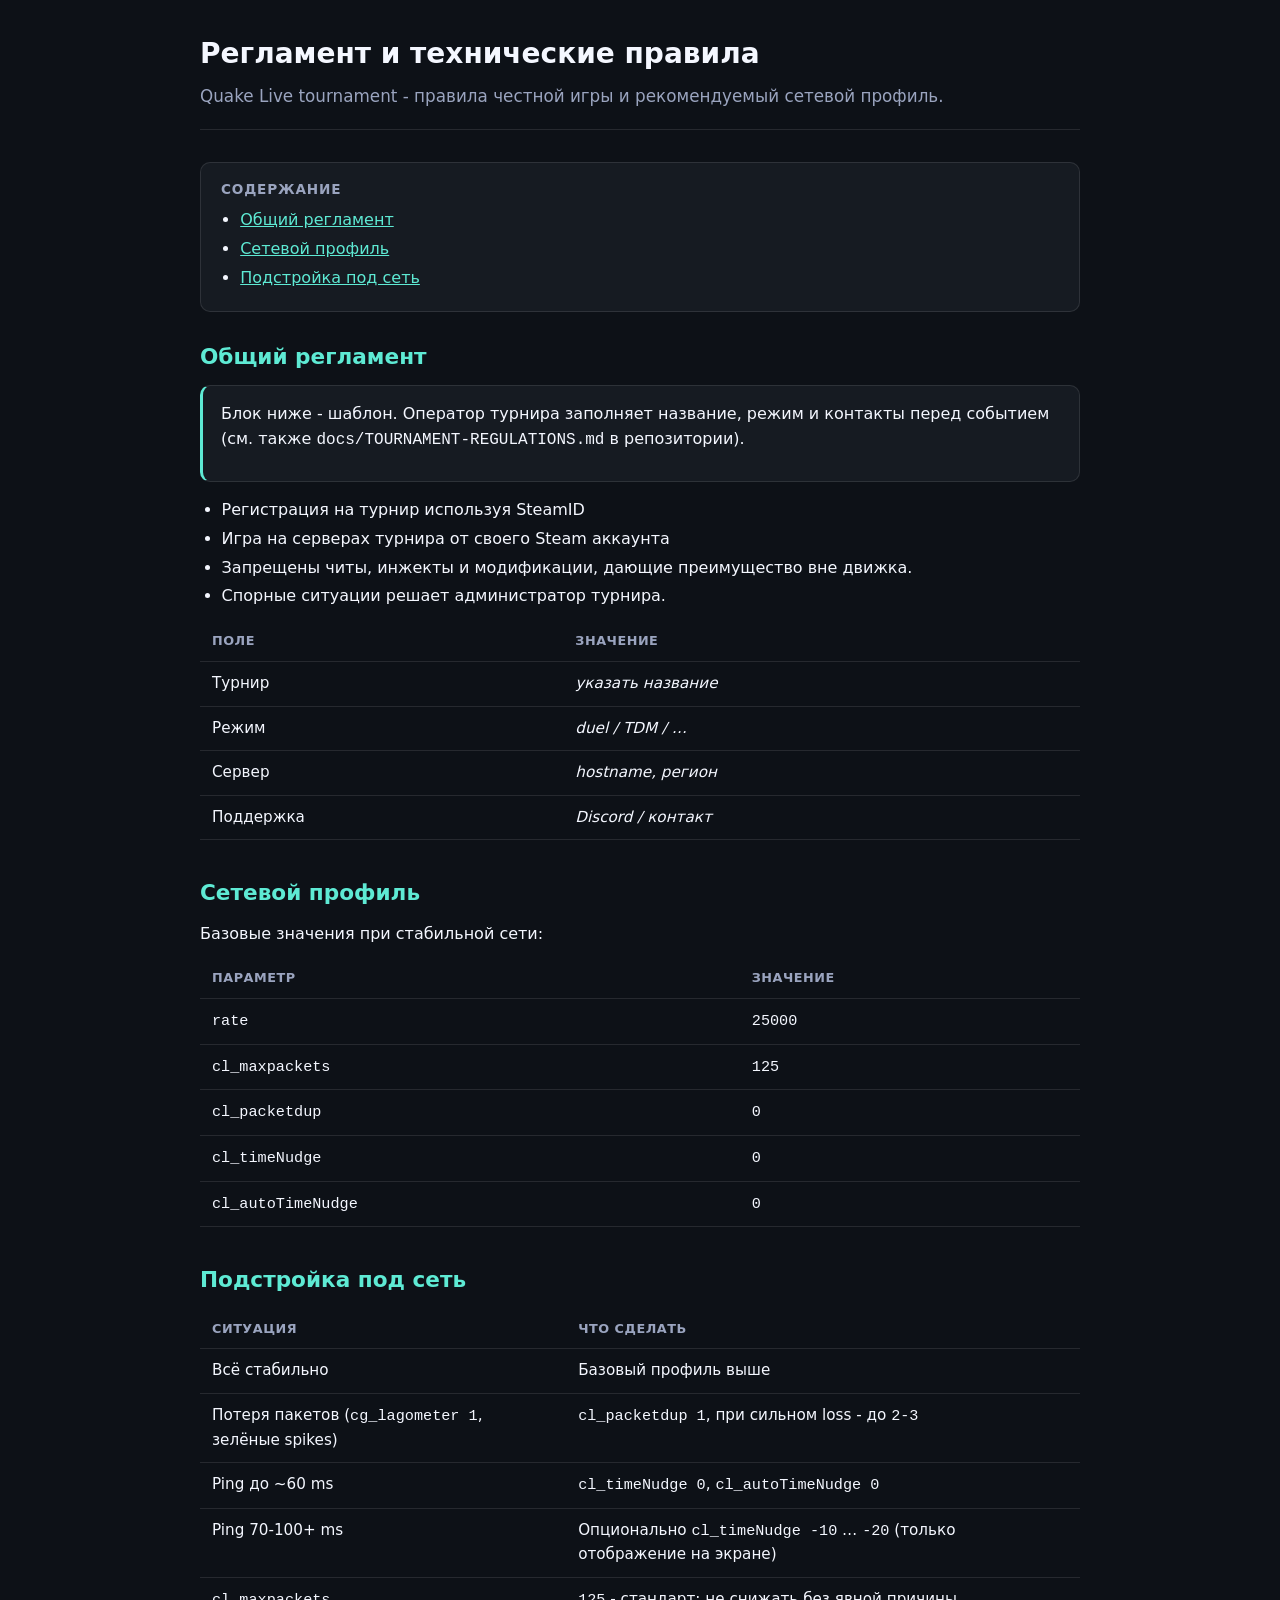
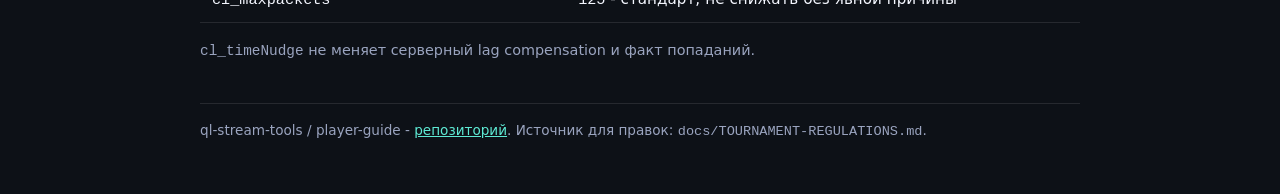
<file: player-guide/index.html>
<!DOCTYPE html>
<html lang="ru">
<head>
  <meta charset="utf-8">
  <meta name="viewport" content="width=device-width, initial-scale=1">
  <title>Quake Live - регламент и сетевые настройки</title>
  <link rel="stylesheet" href="guide.css">
</head>
<body>
  <div class="wrap">
    <header>
      <h1>Регламент и технические правила</h1>
      <p class="lead">
        Quake Live tournament - правила честной игры и рекомендуемый сетевой профиль.
      </p>
    </header>

    <nav class="toc" aria-label="Содержание">
      <strong>Содержание</strong>
      <ul>
        <li><a href="#rules">Общий регламент</a></li>
        <li><a href="#profile">Сетевой профиль</a></li>
        <li><a href="#tune">Подстройка под сеть</a></li>
      </ul>
    </nav>

    <section id="rules">
      <h2>Общий регламент</h2>
      <div class="panel panel-note">
        <p>
          Блок ниже - шаблон. Оператор турнира заполняет название, режим и контакты
          перед событием (см. также <code>docs/TOURNAMENT-REGULATIONS.md</code> в репозитории).
        </p>
      </div>
      <ul>
        <li>Регистрация на турнир используя SteamID</li>
        <li>Игра на серверах турнира от своего Steam аккаунта</li>
        <li>Запрещены читы, инжекты и модификации, дающие преимущество вне движка.</li>
        <li>Спорные ситуации решает администратор турнира.</li>
      </ul>
      <table>
        <thead>
          <tr>
            <th>Поле</th>
            <th>Значение</th>
          </tr>
        </thead>
        <tbody>
          <tr>
            <td>Турнир</td>
            <td><em>указать название</em></td>
          </tr>
          <tr>
            <td>Режим</td>
            <td><em>duel / TDM / …</em></td>
          </tr>
          <tr>
            <td>Сервер</td>
            <td><em>hostname, регион</em></td>
          </tr>
          <tr>
            <td>Поддержка</td>
            <td><em>Discord / контакт</em></td>
          </tr>
        </tbody>
      </table>
    </section>

    <section id="profile">
      <h2>Сетевой профиль</h2>
      <p>Базовые значения при стабильной сети:</p>
      <table>
        <thead>
          <tr>
            <th>Параметр</th>
            <th>Значение</th>
          </tr>
        </thead>
        <tbody>
          <tr>
            <td><code>rate</code></td>
            <td><code>25000</code></td>
          </tr>
          <tr>
            <td><code>cl_maxpackets</code></td>
            <td><code>125</code></td>
          </tr>
          <tr>
            <td><code>cl_packetdup</code></td>
            <td><code>0</code></td>
          </tr>
          <tr>
            <td><code>cl_timeNudge</code></td>
            <td><code>0</code></td>
          </tr>
          <tr>
            <td><code>cl_autoTimeNudge</code></td>
            <td><code>0</code></td>
          </tr>
        </tbody>
      </table>
    </section>

    <section id="tune">
      <h2>Подстройка под сеть</h2>
      <table>
        <thead>
          <tr>
            <th>Ситуация</th>
            <th>Что сделать</th>
          </tr>
        </thead>
        <tbody>
          <tr>
            <td>Всё стабильно</td>
            <td>Базовый профиль выше</td>
          </tr>
          <tr>
            <td>Потеря пакетов (<code>cg_lagometer 1</code>, зелёные spikes)</td>
            <td><code>cl_packetdup 1</code>, при сильном loss - до <code>2-3</code></td>
          </tr>
          <tr>
            <td>Ping до ~60 ms</td>
            <td><code>cl_timeNudge 0</code>, <code>cl_autoTimeNudge 0</code></td>
          </tr>
          <tr>
            <td>Ping 70-100+ ms</td>
            <td>Опционально <code>cl_timeNudge -10</code> … <code>-20</code> (только отображение на экране)</td>
          </tr>
          <tr>
            <td><code>cl_maxpackets</code></td>
            <td><code>125</code> - стандарт; не снижать без явной причины</td>
          </tr>
        </tbody>
      </table>
      <p class="muted-note">
        <code>cl_timeNudge</code> не меняет серверный lag compensation и факт попаданий.
      </p>
    </section>

    <footer>
      ql-stream-tools / player-guide -
      <a href="https://github.com/alexeytihomirov/ql-stream-tools">репозиторий</a>.
      Источник для правок: <code>docs/TOURNAMENT-REGULATIONS.md</code>.
    </footer>
  </div>
</body>
</html>
</file>
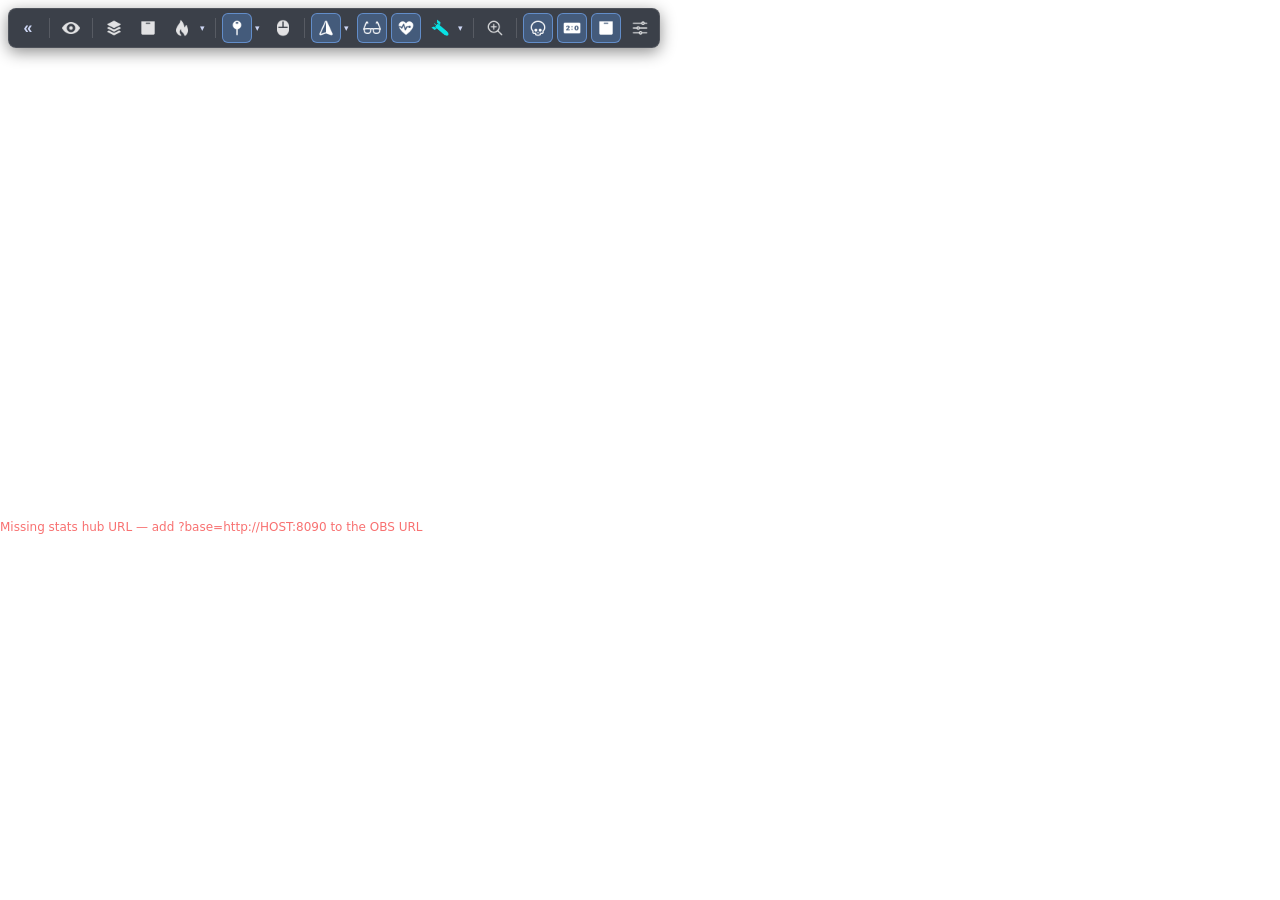
<file: live-overlay/map.html>
<!DOCTYPE html>
<html lang="en">
  <head>
    <meta charset="UTF-8" />
    <meta name="viewport" content="width=device-width, initial-scale=1.0" />
    <title>QL Live — Map</title>
    <link rel="stylesheet" href="overlay.css" />
    <script src="assets-bootstrap.js"></script>
  </head>
  <body class="overlay-body map-body">
    <div id="map-root"></div>
    <script src="settings-store.js"></script>
    <script src="ws-reconnect.js"></script>
    <script src="map-coords.js"></script>
    <script src="overlay.js"></script>
    <script src="map-debug.js"></script>
    <script src="version-badge.js"></script>
    <script src="map-spawns.js"></script>
    <script src="map-widget.js"></script>
    <script>
      // Standalone OBS page: config comes from the URL (qs falls back to
      // location.search when no override keys are supplied).
      MapWidget.mount(document.getElementById("map-root"));
    </script>
  </body>
</html>
</file>
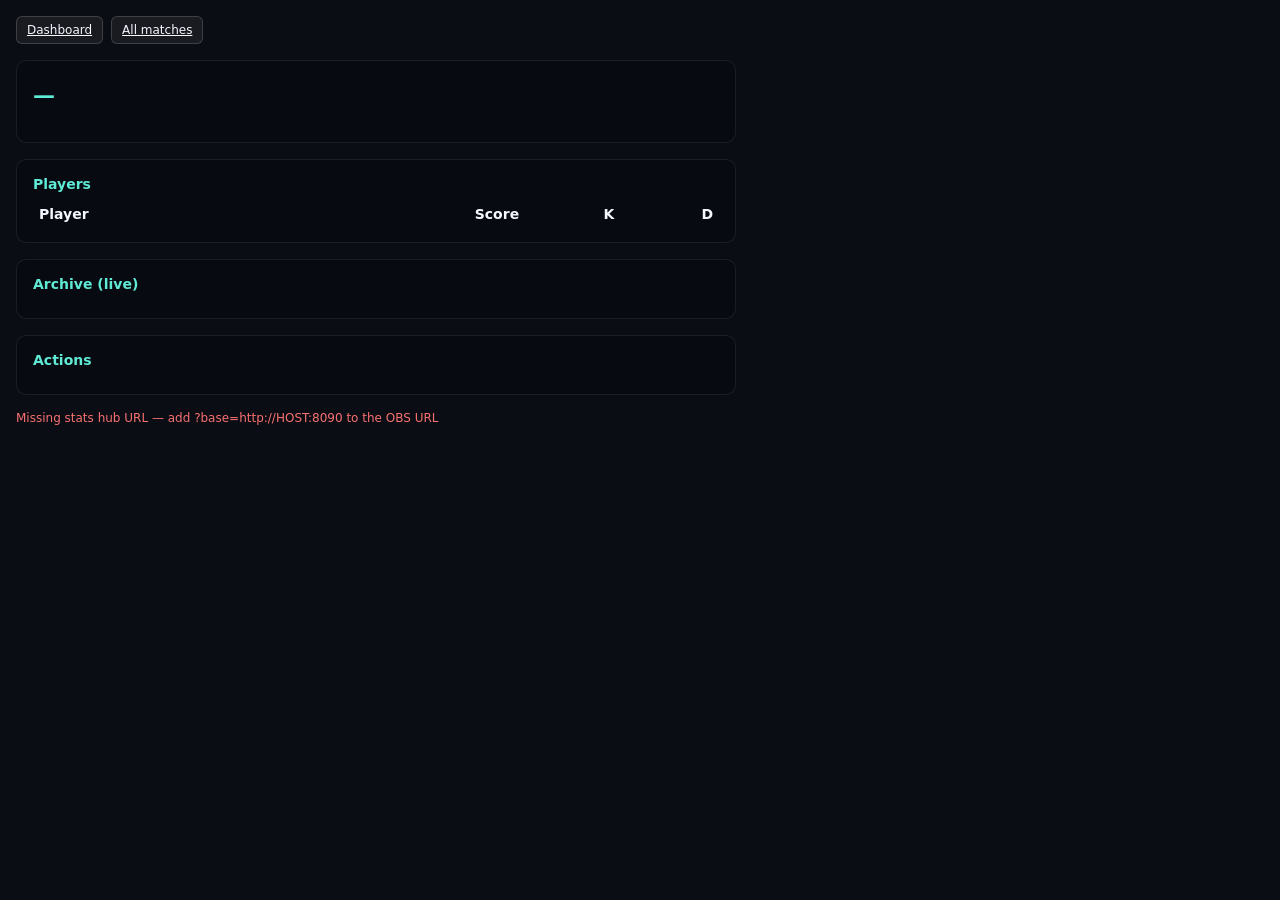
<file: live-overlay/match.html>
<!DOCTYPE html>
<html lang="en">
  <head>
    <meta charset="UTF-8" />
    <meta name="viewport" content="width=device-width, initial-scale=1.0" />
    <title>QL Live — Match</title>
    <link rel="stylesheet" href="overlay.css" />
  </head>
  <body class="overlay-body match-page-body">
    <div class="match-page">
      <nav class="match-page-nav">
        <a href="dashboard/index.html" id="match-link-control" class="overlay-btn overlay-btn-sm">Dashboard</a>
        <a href="matches.html?mode=operator" id="match-link-matches" class="overlay-btn overlay-btn-sm">All matches</a>
      </nav>
      <header id="match-page-header" class="match-page-header">
        <p class="match-page-tournament" id="match-tournament"></p>
        <h1 id="match-page-title" class="match-page-title">—</h1>
        <p id="match-page-meta" class="match-page-meta"></p>
        <p id="match-page-connect" class="match-page-connect hidden"></p>
        <div class="match-page-status-row">
          <span id="match-page-status" class="match-status-badge"></span>
          <span id="match-page-clock" class="match-clock hidden"></span>
        </div>
      </header>
      <section class="match-page-section">
        <h2 id="match-players-heading">Players</h2>
        <table class="match-page-table">
          <thead>
            <tr>
              <th>Player</th>
              <th>Score</th>
              <th>K</th>
              <th>D</th>
            </tr>
          </thead>
          <tbody id="match-players-body"></tbody>
        </table>
      </section>
      <section class="match-page-section">
        <h2 id="match-archive-heading">Archive (live)</h2>
        <div id="match-archive-accuracy" class="match-archive-accuracy"></div>
        <ul id="match-archive-events" class="match-archive-events"></ul>
      </section>
      <section class="match-page-section">
        <h2 id="match-actions-heading">Actions</h2>
        <div id="match-page-actions" class="match-page-actions"></div>
      </section>
    </div>
    <div id="status" class="status match-page-status"></div>
    <script src="i18n-core.js"></script>
    <script src="settings-store.js"></script>
    <script src="ws-reconnect.js"></script>
    <script src="operator-i18n.js"></script>
    <script src="overlay.js"></script>
    <script src="version-badge.js"></script>
    <script>
      OverlayApp.initMatchPage();
    </script>
  </body>
</html>
</file>
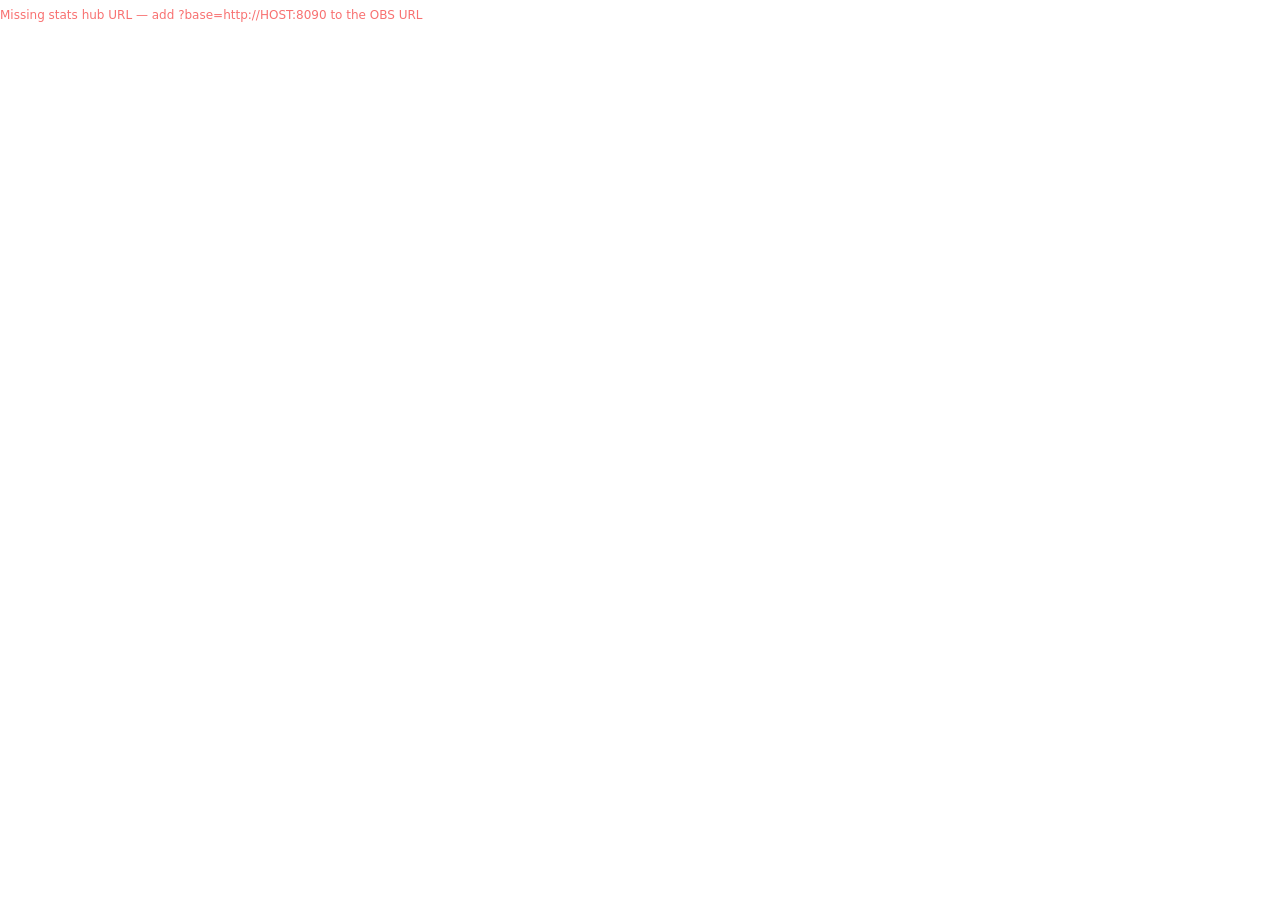
<file: live-overlay/matches.html>
<!DOCTYPE html>
<html lang="en">
  <head>
    <meta charset="UTF-8" />
    <meta name="viewport" content="width=device-width, initial-scale=1.0" />
    <title>QL Live — Matches</title>
    <link rel="stylesheet" href="overlay.css" />
  </head>
  <body class="overlay-body matches-body">
    <div id="matches-operator" class="matches-operator hidden">
      <div class="matches-operator-row">
        <label class="matches-operator-field">
          <span id="lbl-filter-status">Status</span>
          <select id="matches-filter-status">
            <option value="all">All</option>
            <option value="live">Live</option>
            <option value="ended">Ended</option>
          </select>
        </label>
        <label class="matches-operator-field">
          <span id="lbl-filter-gametype">Gametype</span>
          <select id="matches-filter-gametype">
            <option value="">Any</option>
          </select>
        </label>
        <label class="matches-operator-field">
          <span id="lbl-layout">Layout</span>
          <select id="matches-layout">
            <option value="cards">Cards</option>
            <option value="compact">Compact</option>
          </select>
        </label>
        <a href="control/index.html" id="matches-link-control" class="overlay-btn overlay-btn-sm">Control</a>
      </div>
    </div>
    <div id="match-list" class="match-list"></div>
    <div id="status" class="status"></div>
    <script src="i18n-core.js"></script>
    <script src="settings-store.js"></script>
    <script src="ws-reconnect.js"></script>
    <script src="operator-i18n.js"></script>
    <script src="overlay.js"></script>
    <script src="version-badge.js"></script>
    <script>
      OverlayApp.initMatchList();
    </script>
  </body>
</html>
</file>
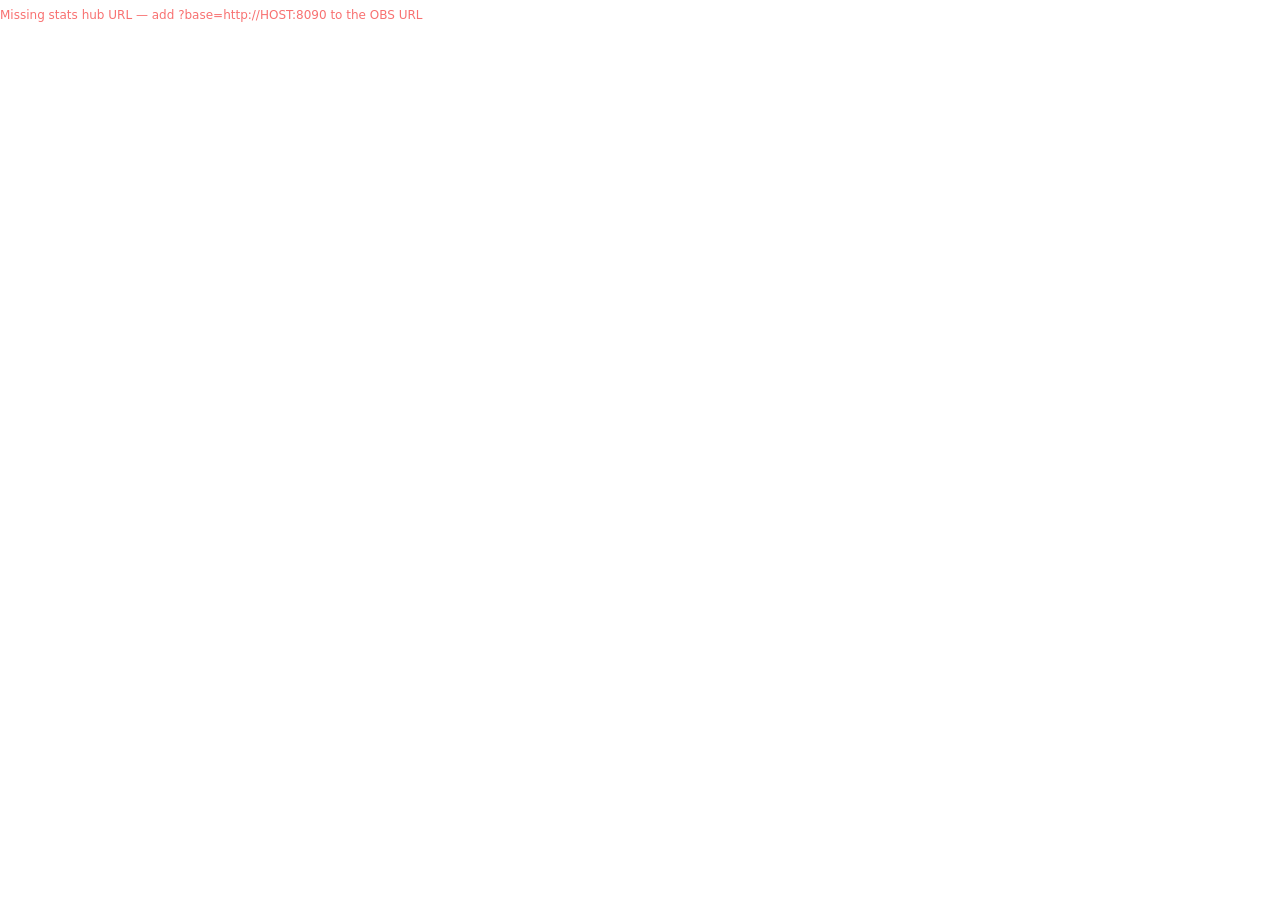
<file: live-overlay/scoreboard.html>
<!DOCTYPE html>
<html lang="en">
  <head>
    <meta charset="UTF-8" />
    <meta name="viewport" content="width=device-width, initial-scale=1.0" />
    <title>QL Live — Scoreboard</title>
    <link rel="stylesheet" href="overlay.css" />
  </head>
  <body class="overlay-body">
    <div id="scoreboard" class="scoreboard hidden">
      <div class="scoreboard-header">
        <span id="match-title">Live match</span>
        <span id="match-clock" class="match-clock hidden"></span>
        <span id="match-meta"></span>
      </div>
      <table>
        <thead>
          <tr>
            <th>Player</th>
            <th>Score</th>
            <th>K</th>
            <th>D</th>
          </tr>
        </thead>
        <tbody id="players-body"></tbody>
      </table>
    </div>
    <div id="status" class="status"></div>
    <script src="settings-store.js"></script>
    <script src="ws-reconnect.js"></script>
    <script src="overlay.js"></script>
    <script src="version-badge.js"></script>
    <script>
      OverlayApp.initScoreboard();
    </script>
  </body>
</html>
</file>
<file: player-guide/guide.css>
:root {
  --bg: #0d1117;
  --panel: #161b22;
  --text: #f4f7ff;
  --muted: #9aa4bf;
  --accent: #5eead4;
  --ok: #3fb950;
  --warn: #d29922;
  --bad: #f85149;
  --border: rgba(255, 255, 255, 0.1);
  --code-bg: #0a0e14;
}

* {
  box-sizing: border-box;
}

html {
  scroll-behavior: smooth;
}

body {
  margin: 0;
  font-family: "Segoe UI", system-ui, sans-serif;
  font-size: 16px;
  line-height: 1.55;
  color: var(--text);
  background: var(--bg);
}

a {
  color: var(--accent);
}

.wrap {
  max-width: 920px;
  margin: 0 auto;
  padding: 32px 20px 64px;
}

header {
  margin-bottom: 32px;
  padding-bottom: 20px;
  border-bottom: 1px solid var(--border);
}

h1 {
  margin: 0 0 8px;
  font-size: 1.75rem;
  font-weight: 700;
}

.lead {
  margin: 0;
  color: var(--muted);
  font-size: 1.05rem;
}

nav.toc {
  margin-bottom: 28px;
  padding: 16px 20px;
  background: var(--panel);
  border: 1px solid var(--border);
  border-radius: 10px;
}

nav.toc strong {
  display: block;
  margin-bottom: 8px;
  font-size: 0.85rem;
  text-transform: uppercase;
  letter-spacing: 0.06em;
  color: var(--muted);
}

nav.toc ul {
  margin: 0;
  padding-left: 1.2rem;
}

nav.toc li {
  margin: 4px 0;
}

section {
  margin-bottom: 36px;
}

h2 {
  margin: 0 0 12px;
  font-size: 1.35rem;
  color: var(--accent);
}

h3 {
  margin: 20px 0 8px;
  font-size: 1.05rem;
}

p {
  margin: 0 0 12px;
}

ul,
ol {
  margin: 0 0 12px;
  padding-left: 1.35rem;
}

li {
  margin: 4px 0;
}

.panel {
  padding: 16px 18px;
  background: var(--panel);
  border: 1px solid var(--border);
  border-radius: 10px;
  margin-bottom: 16px;
}

.panel-note {
  border-left: 3px solid var(--accent);
}

.panel-warn {
  border-left: 3px solid var(--warn);
}

table {
  width: 100%;
  border-collapse: collapse;
  font-size: 0.95rem;
  margin-bottom: 16px;
}

th,
td {
  padding: 10px 12px;
  text-align: left;
  border-bottom: 1px solid var(--border);
  vertical-align: top;
}

th {
  color: var(--muted);
  font-weight: 600;
  font-size: 0.8rem;
  text-transform: uppercase;
  letter-spacing: 0.04em;
}

.tag {
  display: inline-block;
  padding: 2px 8px;
  border-radius: 4px;
  font-size: 0.75rem;
  font-weight: 600;
  text-transform: uppercase;
  letter-spacing: 0.04em;
}

.tag-ok {
  background: rgba(63, 185, 80, 0.2);
  color: var(--ok);
}

.tag-display {
  background: rgba(94, 234, 212, 0.15);
  color: var(--accent);
}

.tag-no {
  background: rgba(248, 81, 73, 0.15);
  color: var(--bad);
}

.tag-server {
  background: rgba(210, 153, 34, 0.2);
  color: var(--warn);
}

pre.cmd {
  margin: 0 0 16px;
  padding: 14px 16px;
  background: var(--code-bg);
  border: 1px solid var(--border);
  border-radius: 8px;
  font-family: Consolas, "Courier New", monospace;
  font-size: 0.9rem;
  line-height: 1.45;
  overflow-x: auto;
  white-space: pre;
  color: #e6edf3;
}

.muted-note {
  margin: 12px 0 0;
  font-size: 0.9rem;
  color: var(--muted);
}

footer {
  margin-top: 40px;
  padding-top: 16px;
  border-top: 1px solid var(--border);
  font-size: 0.85rem;
  color: var(--muted);
}

@media (max-width: 640px) {
  th,
  td {
    display: block;
    width: 100%;
    border-bottom: none;
    padding: 6px 0;
  }

  tr {
    display: block;
    padding: 12px 0;
    border-bottom: 1px solid var(--border);
  }

  thead {
    display: none;
  }
}
</file>
<file: live-overlay/overlay.css>
:root {
  --bg: rgba(8, 10, 18, 0.82);
  --text: #f4f7ff;
  --accent: #5eead4;
  --muted: #9aa4bf;
}

* {
  box-sizing: border-box;
}

body.overlay-body {
  margin: 0;
  font-family: "Segoe UI", system-ui, sans-serif;
  color: var(--text);
  background: transparent;
}

.hidden {
  display: none !important;
}

.scoreboard {
  min-width: 320px;
  padding: 12px 16px;
  border-radius: 10px;
  background: var(--bg);
  border: 1px solid rgba(255, 255, 255, 0.08);
}

.scoreboard-header {
  display: flex;
  flex-wrap: wrap;
  align-items: center;
  justify-content: space-between;
  gap: 8px 12px;
  margin-bottom: 8px;
  font-size: 14px;
}

#match-title {
  font-weight: 700;
  color: var(--accent);
}

#match-meta {
  color: var(--muted);
}

table {
  width: 100%;
  border-collapse: collapse;
  font-size: 14px;
}

th,
td {
  padding: 4px 6px;
  text-align: left;
}

th:last-child,
td:last-child,
th:nth-child(3),
td:nth-child(3),
th:nth-child(2),
td:nth-child(2) {
  text-align: right;
}

.match-list {
  display: grid;
  gap: 8px;
  max-width: 420px;
}

.match-card {
  padding: 10px 12px;
  border-radius: 8px;
  background: var(--bg);
  border: 1px solid rgba(255, 255, 255, 0.08);
}

.match-card h3 {
  margin: 0 0 4px;
  font-size: 15px;
}

.match-card p {
  margin: 0;
  color: var(--muted);
  font-size: 13px;
}

.match-card-id {
  margin-top: 6px !important;
  font-size: 11px !important;
  font-family: ui-monospace, monospace;
  word-break: break-all;
}

.match-card-actions {
  display: flex;
  flex-wrap: wrap;
  gap: 6px;
  margin-top: 10px;
}

.overlay-btn {
  padding: 6px 10px;
  border-radius: 6px;
  border: 1px solid rgba(255, 255, 255, 0.16);
  background: rgba(255, 255, 255, 0.06);
  color: var(--text);
  font-size: 12px;
  cursor: pointer;
}

.overlay-btn:hover {
  border-color: var(--accent);
  color: var(--accent);
}

.overlay-btn-primary {
  background: rgba(94, 234, 212, 0.12);
  border-color: rgba(94, 234, 212, 0.35);
}

.viewer-body {
  padding: 16px;
  background: #0b0d14;
  min-height: 100vh;
}

.viewer-panel {
  max-width: 480px;
  padding: 16px;
  border-radius: 10px;
  background: var(--bg);
  border: 1px solid rgba(255, 255, 255, 0.08);
}

.viewer-title {
  margin: 0 0 8px;
  font-size: 18px;
  color: var(--accent);
}

.viewer-hint,
.viewer-obs-hint {
  margin: 0 0 12px;
  font-size: 13px;
  color: var(--muted);
  line-height: 1.45;
}

.viewer-field {
  display: flex;
  flex-direction: column;
  gap: 6px;
  margin-bottom: 12px;
  font-size: 13px;
}

.viewer-field select {
  padding: 8px 10px;
  border-radius: 6px;
  border: 1px solid rgba(255, 255, 255, 0.12);
  background: #111522;
  color: var(--text);
}

.viewer-actions {
  display: flex;
  flex-direction: column;
  gap: 8px;
}

.viewer-actions .overlay-btn {
  width: 100%;
  text-align: left;
  font-size: 14px;
  padding: 10px 12px;
}

.map-stage {
  display: flex;
  flex-direction: column;
  align-items: flex-start;
  gap: 8px;
}

.map-stage-frame {
  position: relative;
  display: inline-block;
  flex: 0 0 auto;
  line-height: 0;
}

.map-zoom-host {
  flex: 0 0 auto;
  width: 512px;
  height: 512px;
  overflow: hidden;
  position: relative;
  /* width/height updated by applyMapZoom() when mapZoomPercent != 100 */
}

.map-page-overlays {
  position: fixed;
  inset: 0;
  z-index: 100;
  pointer-events: none;
  overflow: hidden;
}

.map-wrap {
  position: relative;
  width: 512px;
  height: 512px;
  transform-origin: top left;
  will-change: transform;
}

.map-chrome {
  position: absolute;
  inset: 0;
  z-index: 1;
  pointer-events: none;
  display: block;
  overflow: hidden;
}

.map-chrome-actions {
  position: absolute;
  top: 8px;
  right: 8px;
  z-index: 14;
  display: flex;
  flex-wrap: wrap;
  gap: 6px;
  pointer-events: auto;
}

.map-chrome-stack {
  position: absolute;
  top: 8px;
  left: 8px;
  z-index: 14;
  display: flex;
  flex-direction: column;
  align-items: flex-start;
  gap: 6px;
  pointer-events: none;
  max-width: min(280px, 58%);
  max-height: calc(100% - 16px);
  min-height: 0;
}

.map-chrome-stack .map-toolbar {
  position: relative;
  top: auto;
  left: auto;
  pointer-events: auto;
}

.map-chrome-stack .map-killfeed {
  position: relative;
  top: auto;
  left: auto;
  z-index: 13;
  flex: 1 1 auto;
  min-height: 0;
  max-width: 100%;
  overflow: hidden;
}

.map-killfeed {
  display: flex;
  flex-direction: column;
  gap: 4px;
  pointer-events: none;
}

.map-killfeed.hidden {
  display: none;
}

.map-score {
  position: absolute;
  top: 8px;
  right: 8px;
  z-index: 15;
  pointer-events: none;
  max-width: min(360px, 62%);
}

.map-score.hidden {
  display: none;
}

.map-score-duel {
  display: grid;
  grid-template-columns: 1fr auto 1fr;
  align-items: center;
  gap: 8px 10px;
  padding: 8px 12px;
  border-radius: 8px;
  background: rgba(12, 10, 9, 0.86);
  border: 1px solid rgba(255, 255, 255, 0.1);
  box-shadow: 0 4px 16px rgba(0, 0, 0, 0.45);
  backdrop-filter: blur(6px);
}

.map-score-name {
  font-size: 12px;
  font-weight: 700;
  line-height: 1.2;
  overflow: hidden;
  text-overflow: ellipsis;
  white-space: nowrap;
  color: #e7e5e4;
  text-shadow: 0 1px 2px rgba(0, 0, 0, 0.6);
}

.map-score-left {
  text-align: right;
}

.map-score-right {
  text-align: left;
}

.map-score-mid {
  font-size: 18px;
  font-weight: 800;
  font-variant-numeric: tabular-nums;
  color: var(--accent);
  white-space: nowrap;
}

.map-score-list {
  display: flex;
  flex-direction: column;
  gap: 4px;
  padding: 6px 8px;
  border-radius: 8px;
  background: rgba(12, 10, 9, 0.86);
  border: 1px solid rgba(255, 255, 255, 0.1);
  box-shadow: 0 4px 16px rgba(0, 0, 0, 0.45);
}

.map-score-row {
  display: flex;
  align-items: center;
  justify-content: space-between;
  gap: 10px;
  font-size: 12px;
  line-height: 1.25;
}

.map-score-val {
  font-weight: 800;
  font-variant-numeric: tabular-nums;
  color: var(--accent);
}

#map-players {
  position: absolute;
  inset: 0;
  z-index: 5;
  pointer-events: none;
}

.map-contour-layer {
  position: absolute;
  inset: 0;
  z-index: 3;
  width: 100%;
  height: 100%;
  pointer-events: none;
}

.map-contour-layer.hidden {
  display: none;
}

.map-wrap.map-contour-hide-image #map-image {
  opacity: 0;
}

.map-wrap.map-contour-hide-image {
  background:
    repeating-conic-gradient(rgba(255, 255, 255, 0.04) 0% 25%, transparent 0% 50%) 50% / 16px 16px,
    #111;
}

.map-heatmap-layer {
  position: absolute;
  inset: 0;
  z-index: 4;
  width: 100%;
  height: 100%;
  pointer-events: none;
}

.map-heatmap-layer.hidden {
  display: none;
}

.map-calib {
  position: absolute;
  inset: 0;
  z-index: 6;
  pointer-events: none;
}

.map-calib-box {
  position: absolute;
  box-sizing: border-box;
  border: 1px solid rgba(56, 189, 248, 0.45);
  background: transparent;
  box-shadow: inset 0 0 0 1px rgba(0, 0, 0, 0.2);
}

.map-calib-grid {
  position: absolute;
  inset: 0;
  width: 100%;
  height: 100%;
  pointer-events: none;
}

.map-grid-line {
  stroke: rgba(94, 234, 212, 0.55);
  stroke-width: 1;
}

.map-calib-move {
  position: absolute;
  inset: 0;
  cursor: move;
  pointer-events: auto;
  background: rgba(56, 189, 248, 0.03);
}

.dbg-span-y-row.hidden {
  display: none;
}

.dbg-accent {
  color: #38bdf8;
  font-weight: 600;
}

.map-layout {
  display: flex;
  flex-wrap: wrap;
  gap: 16px;
  align-items: flex-start;
}

/* "Fullscreen" is a CSS overlay (position:fixed, covers the browser's own
   viewport/tab, not the real Fullscreen API - see map-widget.js setFullscreen)
   so it plays nicely with OBS/streaming setups and needs no permission
   round-trip. z-index is the highest in the app on purpose: this must sit
   above literally everything else on the dashboard page.
   applyFit() (map-widget.js) scales .map-layout via zoom to contain-fit the
   viewport on both axes; absolute-position + translate centers the (now
   natural-size times zoom) box within it - more reliable across browsers
   than flex centering next to a position:fixed sibling (#map-page-overlays),
   which isn't a flex participant but some engines' centering math can still
   end up skewed by it. */
.map-widget-root.map-widget-maximized {
  position: fixed;
  inset: 0;
  z-index: 2147483647;
  background: #05070c;
}

.map-widget-root.map-widget-maximized .map-layout {
  position: absolute;
  top: 50%;
  left: 50%;
  transform: translate(-50%, -50%);
}

.map-fullscreen-btn {
  position: absolute;
  right: 16px;
  bottom: 16px;
  z-index: 15;
  width: 36px;
  height: 36px;
  display: inline-flex;
  align-items: center;
  justify-content: center;
  padding: 0;
  border: 1px solid rgba(255, 255, 255, 0.14);
  border-radius: 8px;
  background: rgba(17, 22, 34, 0.82);
  color: #eef2ff;
  box-shadow: 0 4px 16px rgba(0, 0, 0, 0.45);
  backdrop-filter: blur(6px);
  cursor: pointer;
  opacity: 0;
  pointer-events: none;
  transition: opacity 0.15s ease;
}

.map-widget-root.map-fs-chrome-visible .map-fullscreen-btn {
  opacity: 1;
  pointer-events: auto;
}

/* Replay bar (play/scrub/speed): in maximized mode it's pulled out of
   .map-main's normal in-flow stack (where it would just render as a strip
   below the map square, always taking up layout space) and floated as a
   fixed overlay centered at the bottom of the screen, like a video
   player's control bar - it only auto-hides while actually in fullscreen,
   mousemove reveals it via the same idle timer as the fullscreen button;
   the embedded/standalone view leaves it in its normal always-shown flow
   position. No :not(.hidden) guard needed: if the bar is display:none
   (standalone, no replay active) opacity is moot; if dashboard.css
   force-shows it (embedded + fullscreen) this layers the fade on top. */
.map-widget-root.map-widget-maximized #map-replay-bar {
  position: fixed;
  left: 50%;
  bottom: 16px;
  transform: translateX(-50%);
  z-index: 101;
  max-width: min(90vw, 640px);
  margin: 0;
  opacity: 0;
  pointer-events: none;
  transition: opacity 0.15s ease;
}

.map-widget-root.map-widget-maximized.map-fs-chrome-visible #map-replay-bar {
  opacity: 1;
  pointer-events: auto;
}

/* Compact "video player" look for the floating bar specifically - the
   standalone OBS page keeps the roomier default styling above (operators
   there have room and want the record/segment controls legible). */
.map-widget-root.map-widget-maximized #map-replay-bar {
  width: min(80vw, 900px);
  max-width: min(80vw, 900px);
  gap: 8px;
  padding: 4px 10px;
  border-radius: 6px;
  background: rgba(10, 14, 22, 0.6);
  border-color: rgba(148, 163, 184, 0.18);
  backdrop-filter: blur(4px);
}

.map-widget-root.map-widget-maximized .map-replay-playback {
  gap: 8px;
  min-width: 0;
}

.map-widget-root.map-widget-maximized .map-replay-play {
  width: 26px;
  height: 26px;
  border: none;
  background: transparent;
}

.map-widget-root.map-widget-maximized .map-replay-play svg {
  width: 16px;
  height: 16px;
}

.map-widget-root.map-widget-maximized .map-replay-scrub-wrap {
  padding-top: 8px;
}

.map-widget-root.map-widget-maximized .map-replay-time {
  font-size: 11px;
  min-width: 72px;
}

.map-widget-root.map-widget-maximized .map-replay-speed {
  padding: 2px 4px;
  font-size: 11px;
  background: transparent;
  border-color: rgba(148, 163, 184, 0.25);
}

.map-fullscreen-btn svg {
  width: 18px;
  height: 18px;
}

.map-fullscreen-btn .map-fullscreen-icon-exit {
  display: none;
}

.map-fullscreen-btn[aria-pressed="true"] .map-fullscreen-icon-enter {
  display: none;
}

.map-fullscreen-btn[aria-pressed="true"] .map-fullscreen-icon-exit {
  display: inline-flex;
}

.map-main {
  flex: 0 0 auto;
}

.map-debug-mode .map-debug {
  display: block;
}

body.map-body.map-debug-mode {
  padding: 16px;
  min-height: 100vh;
  background: #0b0d14;
  color: #eef2ff;
}

.map-debug {
  flex: 1 1 320px;
  max-width: 420px;
  min-width: 280px;
  background: #151b28;
  color: #eef2ff;
  border: 1px solid rgba(255, 255, 255, 0.14);
  border-radius: 10px;
  padding: 12px 14px;
  font-size: 12px;
  line-height: 1.45;
  max-height: 90vh;
  overflow: auto;
  box-shadow: 0 8px 24px rgba(0, 0, 0, 0.35);
}

.map-debug-head h2 {
  margin: 0 0 4px;
  font-size: 15px;
  color: #f8fbff;
}

.map-debug-hint {
  margin: 0 0 8px;
  color: #b8c4dc;
}

.map-debug-hint code {
  color: #5eead4;
  background: rgba(94, 234, 212, 0.1);
  padding: 1px 5px;
  border-radius: 4px;
}

.map-debug-section {
  margin-top: 12px;
  padding-top: 10px;
  border-top: 1px solid rgba(255, 255, 255, 0.1);
}

.map-debug-section h3 {
  margin: 0 0 8px;
  font-size: 12px;
  text-transform: uppercase;
  letter-spacing: 0.04em;
  color: #c9d4ea;
  font-weight: 600;
}

.dbg-meta {
  color: #eef2ff;
}

.dbg-meta > div {
  margin-bottom: 4px;
}

.dbg-meta b {
  color: #9fb0cf;
  font-weight: 600;
}

.dbg-grid {
  display: grid;
  grid-template-columns: 1fr 1fr;
  gap: 8px;
}

.dbg-image-grid {
  margin-top: 10px;
}

.dbg-bounds {
  display: flex;
  flex-direction: column;
  gap: 10px;
}

.dbg-bound-row {
  display: flex;
  flex-direction: column;
  gap: 4px;
}

.dbg-bound-top {
  display: flex;
  align-items: center;
  justify-content: space-between;
  gap: 8px;
}

.dbg-bound-label {
  color: #d5deef;
  font-size: 11px;
  font-weight: 600;
}

.dbg-num {
  width: 108px;
  box-sizing: border-box;
  padding: 5px 8px;
  border-radius: 6px;
  border: 1px solid rgba(255, 255, 255, 0.22);
  background: #0d111a;
  color: #f8fbff;
  font-family: ui-monospace, Consolas, monospace;
  font-size: 12px;
  text-align: right;
}

.dbg-range {
  width: 100%;
  height: 18px;
  margin: 0;
  accent-color: #f97316;
  cursor: pointer;
}

.dbg-slider-tools {
  margin-top: 10px;
  display: flex;
  flex-direction: column;
  gap: 8px;
}

.dbg-slider-range-meta {
  color: #b8c4dc;
  font-size: 11px;
}

.dbg-slider-presets {
  display: flex;
  flex-wrap: wrap;
  gap: 6px;
}

.dbg-preset {
  padding: 4px 8px !important;
  font-size: 11px !important;
}

.dbg-grid label {
  display: flex;
  flex-direction: column;
  gap: 4px;
  color: #d5deef;
  font-weight: 600;
}

.dbg-grid input {
  width: 100%;
  box-sizing: border-box;
  padding: 6px 8px;
  border-radius: 6px;
  border: 1px solid rgba(255, 255, 255, 0.22);
  background: #0d111a;
  color: #f8fbff;
  font-family: ui-monospace, Consolas, monospace;
  font-size: 12px;
}

.dbg-toggle {
  display: flex;
  align-items: center;
  gap: 8px;
  margin-bottom: 8px;
  color: #eef2ff;
}

.dbg-table {
  width: 100%;
  border-collapse: collapse;
  font-size: 11px;
  color: #eef2ff;
}

.dbg-table th,
.dbg-table td {
  text-align: left;
  padding: 4px 6px 4px 0;
  vertical-align: top;
  border-bottom: 1px solid rgba(255, 255, 255, 0.1);
}

.dbg-table th {
  color: #b8c4dc;
  font-weight: 600;
}

.dbg-table td {
  color: #f0f4ff;
}

.dbg-table .mono,
.mono {
  font-family: ui-monospace, Consolas, monospace;
}

.dbg-pre {
  margin: 0 0 8px;
  padding: 8px;
  border-radius: 6px;
  background: #0a0f18;
  color: #dce6fa;
  border: 1px solid rgba(255, 255, 255, 0.08);
  overflow: auto;
  font-size: 11px;
  line-height: 1.4;
  white-space: pre;
}

.dbg-click {
  color: #dce6fa;
}

.dbg-select {
  width: 100%;
  margin-top: 4px;
  padding: 6px 8px;
  border-radius: 6px;
  border: 1px solid rgba(148, 163, 184, 0.35);
  background: rgba(15, 23, 42, 0.85);
  color: #e2e8f0;
  font-size: 12px;
}

.map-debug .overlay-btn {
  background: #1c2433;
  border-color: rgba(255, 255, 255, 0.2);
  color: #f0f4ff;
}

.map-debug .overlay-btn:hover {
  background: #243044;
  border-color: #5eead4;
  color: #5eead4;
}

body.map-debug-mode .map-meta,
body.map-debug-mode .status {
  color: #b8c4dc;
}

.dbg-tag {
  display: inline-block;
  padding: 1px 6px;
  border-radius: 999px;
  background: #f97316;
  color: #111;
  font-size: 10px;
  font-weight: 700;
}

.dbg-list {
  margin: 6px 0 0;
  padding-left: 18px;
  font-size: 12px;
  color: #b8c4dc;
}

.dbg-warn {
  color: #fb923c;
}

.dbg-table-compact th,
.dbg-table-compact td {
  padding: 3px 6px;
  font-size: 11px;
}

.map-debug-click {
  position: absolute;
  width: 14px;
  height: 14px;
  margin: -7px 0 0 -7px;
  border-radius: 50%;
  border: 2px solid #38bdf8;
  background: rgba(56, 189, 248, 0.35);
  pointer-events: none;
  z-index: 5;
}

#map-image {
  width: 100%;
  height: 100%;
  object-fit: contain;
  border-radius: 8px;
  background: #111;
}

.map-marker {
  position: absolute;
  pointer-events: none;
  will-change: left, top;
}

.map-label {
  position: absolute;
  left: 50%;
  top: 0;
  transform: translate(-50%, calc(-100% - 5px));
  font-size: 11px;
  font-weight: 700;
  line-height: 1.1;
  color: #fff;
  white-space: nowrap;
  text-shadow:
    0 0 4px rgba(0, 0, 0, 0.95),
    0 1px 2px rgba(0, 0, 0, 0.95),
    0 0 1px #000;
  z-index: 3;
}

.map-dot {
  position: absolute;
  left: 50%;
  top: 50%;
  width: 8px;
  height: 8px;
  transform: translate(-50%, -50%);
  border-radius: 50%;
  background: var(--map-player-other-color, #f97316);
  border: 2px solid #fff;
  box-shadow: 0 0 6px rgba(0, 0, 0, 0.6);
  will-change: width, height;
  z-index: 1;
}

.map-marker--self .map-dot {
  box-shadow: 0 0 8px rgba(59, 130, 246, 0.55);
}

.map-marker--opponent .map-dot {
  box-shadow: 0 0 8px rgba(239, 68, 68, 0.55);
}

/* Brief flash on the victim's marker when they die (handleDeathEvent). */
.map-dot--hit {
  border-color: #ec4899;
  box-shadow: 0 0 8px rgba(236, 72, 153, 0.9);
}

.map-pin {
  position: absolute;
  left: 50%;
  top: 50%;
  overflow: visible;
  pointer-events: none;
  transform-origin: 50% 50%;
  z-index: 2;
  will-change: transform, width, height;
}

.map-pin-fill,
.map-pin-spike {
  fill: var(--map-player-other-color, #f97316);
  stroke: none;
}

.map-pin-fill {
  filter: drop-shadow(0 0 3px rgba(0, 0, 0, 0.55));
}

.map-pin-outline {
  fill: none;
  stroke: #fff;
  stroke-linejoin: round;
  stroke-linecap: round;
  pointer-events: none;
}

/* Brief flash on the victim's marker when they die (handleDeathEvent). */
.map-pin-outline--hit {
  stroke: #ec4899;
  filter: drop-shadow(0 0 4px rgba(236, 72, 153, 0.85));
}

.map-marker--self .map-pin-fill {
  filter: drop-shadow(0 0 4px rgba(59, 130, 246, 0.55));
}

.map-marker--opponent .map-pin-fill {
  filter: drop-shadow(0 0 4px rgba(239, 68, 68, 0.55));
}

.map-fov {
  position: absolute;
  left: 50%;
  top: 50%;
  width: 160px;
  height: 160px;
  margin-left: -80px;
  margin-top: -80px;
  overflow: visible;
  pointer-events: none;
  transform-origin: 50% 50%;
  z-index: 0;
}

#map-wrap {
  --map-spawn-active-color: rgba(0, 255, 0, 0.8);
  --map-spawn-inactive-color: rgba(170, 51, 51, 0.8);
  --map-fov-fill: rgba(255, 255, 255, 0.1);
  --map-fov-stroke: rgba(255, 255, 255, 0.28);
  --map-fov-opacity: 1;
  --map-view-color-start: rgba(255, 255, 255, 0.35);
  --map-view-color-end: rgba(255, 255, 255, 0.95);
  --map-view-opacity: 1;
  --map-view-length-px: 80px;
  --map-view-head-color: #ffffff;
  --map-player-self-color: #3b82f6;
  --map-player-opponent-color: #ef4444;
  --map-player-other-color: #f97316;
  --map-respawn-ring-color: #4ade80;
  --map-respawn-ring-bg: rgba(20, 24, 32, 0.82);
  --map-respawn-count-color: #f8fafc;
}

.map-fov-fill {
  fill: var(--map-fov-fill);
  stroke: var(--map-fov-stroke);
  stroke-width: 1;
  opacity: var(--map-fov-opacity);
}

.map-view {
  position: absolute;
  left: 50%;
  top: 50%;
  width: var(--map-view-length-px, 80px);
  height: 3px;
  margin-top: -1.5px;
  background: linear-gradient(
    90deg,
    var(--map-view-color-start),
    var(--map-view-color-end)
  );
  border-radius: 2px;
  transform-origin: 0 50%;
  box-shadow: 0 0 4px rgba(0, 0, 0, 0.45);
  will-change: transform;
  z-index: 2;
  opacity: var(--map-view-opacity);
}

.map-view::before {
  content: "";
  position: absolute;
  left: calc(100% + 6px);
  top: 50%;
  width: 40px;
  height: 2px;
  margin-top: -1px;
  background: linear-gradient(
    90deg,
    rgba(255, 255, 255, 0.2),
    rgba(255, 255, 255, 0)
  );
  border-radius: 1px;
  pointer-events: none;
}

.map-view::after {
  content: "";
  position: absolute;
  right: -1px;
  top: 50%;
  transform: translateY(-50%);
  border: 4px solid transparent;
  border-left: 7px solid var(--map-view-head-color);
  filter: drop-shadow(0 0 2px rgba(0, 0, 0, 0.5));
}

.map-theme-view-sprite .map-view {
  background: var(--map-view-sprite) center / contain no-repeat;
  height: 16px;
}

.map-theme-view-sprite .map-view::before,
.map-theme-view-sprite .map-view::after {
  display: none;
}

/* UDT-style in-hand weapon sprite: a portrait gun/tool image held to the
   side of the player dot, like DrawPlayerWeapon() in the UDT viewer. JS
   (placePlayerElement) applies the side offset + rotation via `transform`;
   here the image is just centered on the marker before that transform. */
.map-weapon-icon {
  position: absolute;
  left: 50%;
  top: 50%;
  width: 13.5px;
  height: 36px;
  object-fit: contain;
  margin-left: -6.75px;
  margin-top: -18px;
  pointer-events: none;
  filter: drop-shadow(0 0 2px rgba(0, 0, 0, 0.85));
}

.map-meta {
  /* Map caption (e.g. "REPLAY · bloodrun · duel · server-1" / "bloodrun · N
     players") is redundant clutter on both the OBS overlay and the embedded
     analytics widget; hide everywhere. */
  display: none;
  margin-top: 8px;
  font-size: 13px;
  color: var(--muted);
}

.map-replay-bar {
  display: flex;
  flex-wrap: wrap;
  align-items: center;
  gap: 10px;
  margin-top: 10px;
  padding: 8px 10px;
  border-radius: 8px;
  background: rgba(15, 23, 42, 0.72);
  border: 1px solid rgba(148, 163, 184, 0.25);
}

.map-replay-bar.hidden {
  display: none;
}

.map-record-controls,
.map-replay-select-wrap {
  flex: 1 1 180px;
  min-width: 160px;
  max-width: 360px;
}

.map-replay-select-wrap.hidden {
  display: none;
}

.map-replay-select {
  width: 100%;
  max-width: 360px;
  padding: 5px 8px;
  border-radius: 6px;
  border: 1px solid rgba(148, 163, 184, 0.35);
  background: rgba(15, 23, 42, 0.92);
  color: var(--text);
  font-size: 12px;
}

.map-replay-playback {
  display: flex;
  flex-wrap: wrap;
  align-items: center;
  gap: 8px;
  flex: 1 1 auto;
  min-width: 200px;
}

.map-record-controls.hidden,
.map-replay-playback.hidden,
.map-replay-load-wrap.hidden {
  display: none;
}

.map-record-btn,
.map-replay-play {
  flex: 0 0 auto;
  min-width: 52px;
  padding: 6px 10px;
  border-radius: 6px;
  border: 1px solid rgba(148, 163, 184, 0.35);
  background: rgba(30, 41, 59, 0.9);
  color: var(--text);
  cursor: pointer;
}

.map-record-btn:disabled {
  opacity: 0.45;
  cursor: not-allowed;
}

#map-record-start {
  border-color: rgba(248, 113, 113, 0.55);
  color: #fecaca;
}

.map-record-status {
  font-size: 12px;
  color: var(--muted);
  font-variant-numeric: tabular-nums;
}

.map-replay-load-wrap {
  flex: 0 0 auto;
  cursor: pointer;
}

.map-replay-load-btn {
  display: inline-block;
  padding: 6px 10px;
  border-radius: 6px;
  border: 1px solid rgba(148, 163, 184, 0.35);
  background: rgba(30, 41, 59, 0.9);
  color: var(--text);
  font-size: 12px;
}

.map-replay-play {
  min-width: 0;
  width: 32px;
  height: 32px;
  padding: 0;
  display: inline-flex;
  align-items: center;
  justify-content: center;
}

.map-replay-play svg {
  width: 18px;
  height: 18px;
}

.map-replay-play .map-replay-play-icon-pause {
  display: none;
}

.map-replay-play[aria-pressed="true"] .map-replay-play-icon-play {
  display: none;
}

.map-replay-play[aria-pressed="true"] .map-replay-play-icon-pause {
  display: inline-flex;
}

.map-replay-scrub-wrap {
  position: relative;
  flex: 1 1 auto;
  min-width: 120px;
  padding-top: 14px;
}

.map-replay-lifecycle {
  position: absolute;
  left: 0;
  right: 0;
  top: 0;
  height: 12px;
  pointer-events: none;
}

.map-replay-lifecycle.hidden {
  display: none;
}

.map-replay-life {
  position: absolute;
  bottom: 0;
  transform: translateX(-50%);
}

.map-replay-life-mark {
  display: block;
  width: 2px;
  height: 10px;
  border-radius: 1px;
}

.map-replay-life--countdown .map-replay-life-mark {
  background: #fbbf24;
}

.map-replay-life--started .map-replay-life-mark {
  background: #4ade80;
}

.map-replay-life--ended .map-replay-life-mark {
  background: #f87171;
}

.map-match-timer {
  position: absolute;
  top: 10px;
  left: 50%;
  transform: translateX(-50%);
  z-index: 13;
  padding: 6px 14px;
  border-radius: 8px;
  font-size: 22px;
  font-weight: 700;
  font-variant-numeric: tabular-nums;
  letter-spacing: 0.02em;
  pointer-events: none;
  border: 1px solid rgba(148, 163, 184, 0.35);
  background: rgba(15, 23, 42, 0.9);
  color: #e2e8f0;
  box-shadow: 0 4px 16px rgba(0, 0, 0, 0.35);
  line-height: 1.1;
}

.map-match-timer.hidden {
  display: none;
}

.map-match-timer--countdown {
  color: #fbbf24;
  border-color: rgba(251, 191, 36, 0.5);
}

.map-match-timer--playing {
  color: #e2e8f0;
}

.map-match-timer--paused {
  color: #94a3b8;
  border-color: rgba(148, 163, 184, 0.45);
  font-size: 16px;
}

.map-lifecycle-banner {
  position: absolute;
  top: 52px;
  left: 50%;
  transform: translateX(-50%);
  z-index: 12;
  padding: 6px 14px;
  border-radius: 999px;
  font-size: 12px;
  font-weight: 700;
  letter-spacing: 0.04em;
  text-transform: uppercase;
  pointer-events: none;
  border: 1px solid rgba(148, 163, 184, 0.35);
  background: rgba(15, 23, 42, 0.88);
  color: var(--text);
  box-shadow: 0 4px 16px rgba(0, 0, 0, 0.35);
}

.map-lifecycle-banner.hidden {
  display: none;
}

.map-lifecycle-banner--countdown,
.map-lifecycle-banner--warmup {
  color: #fbbf24;
  border-color: rgba(251, 191, 36, 0.5);
}

.map-lifecycle-banner--started,
.map-lifecycle-banner--playing {
  color: #4ade80;
  border-color: rgba(74, 222, 128, 0.5);
}

.map-lifecycle-banner--ended {
  color: #f87171;
  border-color: rgba(248, 113, 113, 0.5);
}

.map-replay-scrub {
  width: 100%;
  flex: 1 1 auto;
  min-width: 120px;
}

.map-replay-time {
  flex: 0 0 auto;
  font-size: 12px;
  color: var(--muted);
  font-variant-numeric: tabular-nums;
  min-width: 88px;
}

.map-replay-speed {
  padding: 4px 6px;
  border-radius: 6px;
  border: 1px solid rgba(148, 163, 184, 0.35);
  background: rgba(30, 41, 59, 0.9);
  color: var(--text);
}

body.map-replay-mode .map-replay-bar {
  display: flex;
}

.sr-only {
  position: absolute;
  width: 1px;
  height: 1px;
  padding: 0;
  margin: -1px;
  overflow: hidden;
  clip: rect(0, 0, 0, 0);
  white-space: nowrap;
  border: 0;
}

.status {
  margin-top: 8px;
  font-size: 12px;
  color: var(--muted);
}

.status.error {
  color: #f87171;
}

/* Duel spawn overlay (ql-spawns / Memento_Mori) */
.map-spawn-layer {
  position: absolute;
  inset: 0;
  z-index: 3;
  pointer-events: none;
}

.map-spawn-cursor {
  position: absolute;
  inset: 0;
  z-index: 7;
  pointer-events: auto;
  cursor: crosshair;
  background: transparent;
}

.map-spawn-cursor.hidden {
  display: none;
}

.map-spawn-ref {
  position: absolute;
  width: 12px;
  height: 12px;
  margin: -6px 0 0 -6px;
  border-radius: 50%;
  border: 2px solid #8ed6ff;
  background: rgba(142, 214, 255, 0.35);
  pointer-events: none;
  z-index: 4;
  display: none;
}

.map-death-layer {
  position: absolute;
  inset: 0;
  z-index: 3;
  pointer-events: none;
}

.map-death-marker {
  position: absolute;
  transform: translate(-50%, -50%);
  pointer-events: none;
}

.map-death-marker-cross {
  width: 22px;
  height: 22px;
}

.map-death-marker-cross-svg {
  display: block;
  width: 100%;
  height: 100%;
  filter: drop-shadow(0 0 3px rgba(0, 0, 0, 0.85));
}

.map-death-marker-cross-svg line {
  stroke: #ef4444;
  stroke-width: 3;
  stroke-linecap: round;
}

.map-death-marker-sprite {
  width: 28px;
  height: 28px;
}

.map-death-marker-img {
  display: block;
  width: 100%;
  height: 100%;
  object-fit: contain;
  filter: drop-shadow(0 0 3px rgba(0, 0, 0, 0.85));
}

.map-beam-layer {
  position: absolute;
  inset: 0;
  width: 100%;
  height: 100%;
  z-index: 4;
  pointer-events: none;
}

.map-fx-beam-line {
  stroke: #f87171;
  stroke-width: 2;
  stroke-linecap: round;
}

.map-fx-beam-lightninggun {
  stroke: #fde047;
  stroke-width: 2.5;
}

.map-impact-layer,
.map-projectile-layer {
  position: absolute;
  inset: 0;
  z-index: 4;
  pointer-events: none;
}

.map-fx-marker {
  position: absolute;
  transform: translate(-50%, -50%);
  pointer-events: none;
  border-radius: 50%;
}

.map-fx-impact {
  width: 10px;
  height: 10px;
  background: #e5e7eb;
  box-shadow: 0 0 4px rgba(0, 0, 0, 0.85);
}

.map-fx-impact-explosion {
  width: 16px;
  height: 16px;
  background: #f97316;
}

.map-fx-impact-plasma {
  background: #38bdf8;
}

.map-fx-impact-shaft {
  background: #fde047;
}

.map-fx-projectile {
  /* Unrotated shape points along +X (screen-right) — yaw=0 convention, same as
     the player FOV wedge/direction arrow (fovWedgePath / -yaw rotation). */
  width: 14px;
  height: 10px;
  background: #f8fafc;
  border-radius: 0;
  clip-path: polygon(0% 0%, 100% 50%, 0% 100%, 22% 50%);
  box-shadow: 0 0 4px rgba(0, 0, 0, 0.9);
}

.map-fx-projectile-rocketlauncher {
  background: #fb923c;
}

.map-fx-projectile-plasmagun {
  background: #38bdf8;
}

/* UDT draws the in-flight grenade as a plain green ball, not an arrow. */
.map-fx-projectile-grenadelauncher {
  width: 9px;
  height: 9px;
  background: radial-gradient(circle at 35% 30%, #bbf7b0, #22c55e 70%);
  clip-path: none;
  box-shadow: 0 0 4px rgba(0, 0, 0, 0.9);
}

.map-fx-projectile-sprite {
  position: absolute;
  width: 18px;
  height: 18px;
  pointer-events: none;
  filter: drop-shadow(0 0 3px rgba(0, 0, 0, 0.9));
}

/* Plasma/impact/explosion sprites imported from UDT are baked on a black
   background (meant for additive blending in its nanovg renderer) — screen
   blend approximates that over our map art instead of showing a black box. */
.map-fx-projectile-plasma-sprite {
  mix-blend-mode: screen;
}

.map-fx-impact-sprite {
  position: absolute;
  transform: translate(-50%, -50%);
  pointer-events: none;
  mix-blend-mode: screen;
}

.map-fx-impact-bullet-sprite {
  width: 14px;
  height: 14px;
}

.map-fx-impact-plasma-sprite {
  width: 16px;
  height: 16px;
}

.map-fx-impact-explosion-sprite {
  width: 34px;
  height: 34px;
}

.map-item-respawn-layer {
  position: absolute;
  inset: 0;
  z-index: 2;
  pointer-events: none;
}

.map-item-respawn {
  position: absolute;
  transform: translate(-50%, -50%);
  width: 26px;
  height: 26px;
  pointer-events: none;
}

.map-item-respawn-ring {
  position: absolute;
  inset: 0;
  border-radius: 50%;
  border: 2px solid rgba(0, 0, 0, 0.55);
  box-shadow: inset 0 0 0 1px rgba(255, 255, 255, 0.08);
}

.map-item-respawn--linear {
  width: 22px;
  height: 28px;
}

.map-item-respawn--linear .map-item-respawn-ring {
  border-radius: 4px;
  background: var(--map-respawn-ring-bg);
  overflow: hidden;
}

.map-item-respawn-fill {
  position: absolute;
  left: 0;
  right: 0;
  bottom: 0;
  height: 0;
  background: var(--map-respawn-ring-color);
  transition: height 0.08s linear;
}

.map-item-respawn-count {
  position: absolute;
  inset: 0;
  display: flex;
  align-items: center;
  justify-content: center;
  font-size: 9px;
  font-weight: 800;
  color: var(--map-respawn-count-color);
  text-shadow: 0 1px 2px rgba(0, 0, 0, 0.9);
}

.map-entity-respawn-cooldown {
  opacity: 0.18;
  filter: grayscale(0.85);
}

.map-entity-hidden {
  visibility: hidden;
  opacity: 0;
}

.map-spawn {
  position: absolute;
  margin: -5px 0 0 -5px;
  border-radius: 50%;
  border: 2px solid rgba(0, 0, 0, 0.45);
  pointer-events: none;
  box-sizing: border-box;
}

.map-spawn.is-active {
  background: var(--map-spawn-active-color);
  background-image: var(--map-spawn-active-sprite, none);
  background-size: contain;
  background-repeat: no-repeat;
  background-position: center;
}

.map-spawn.is-inactive {
  background: var(--map-spawn-inactive-color);
  background-image: var(--map-spawn-inactive-sprite, none);
  background-size: contain;
  background-repeat: no-repeat;
  background-position: center;
}

.map-spawn-has-sprite {
  background-color: transparent !important;
  border-color: rgba(255, 255, 255, 0.35);
}

.map-teleport {
  position: absolute;
  transform: translate(-50%, -50%);
  pointer-events: none;
  box-sizing: border-box;
}

.map-teleport-exit {
  width: 18px;
  height: 18px;
  border-radius: 50%;
  border: 1px solid rgba(180, 120, 90, 0.85);
  background: rgba(48, 36, 30, 0.62);
  display: flex;
  align-items: center;
  justify-content: center;
}

.map-teleport-x {
  font-size: 13px;
  line-height: 1;
  color: rgba(214, 180, 150, 0.95);
  font-weight: 700;
  transform: translateY(-1px);
}

.map-teleport-entrance {
  width: 16px;
  height: 16px;
  border-radius: 50%;
  border: 1px dashed rgba(168, 140, 115, 0.7);
  background: rgba(40, 32, 28, 0.28);
  box-shadow: 0 0 0 1px rgba(12, 10, 9, 0.35);
}

.map-killfeed-line {
  display: flex;
  align-items: center;
  gap: 5px;
  font-size: 11px;
  line-height: 1.25;
  color: #e7e5e4;
  background: rgba(12, 10, 9, 0.82);
  padding: 4px 7px;
  border-radius: 4px;
  text-shadow: 0 1px 2px rgba(0, 0, 0, 0.6);
}

.map-killfeed-weapon {
  width: 16px;
  height: 16px;
  object-fit: contain;
  flex: 0 0 auto;
  filter: drop-shadow(0 0 2px rgba(0, 0, 0, 0.75));
}

.map-killfeed-weapon-text {
  flex: 0 0 auto;
  font-size: 9px;
  font-weight: 700;
  letter-spacing: 0.03em;
  color: #d6d3d1;
  text-transform: uppercase;
}

.map-killfeed-names {
  min-width: 0;
  overflow: hidden;
  text-overflow: ellipsis;
  white-space: nowrap;
}

.map-killfeed-killer {
  color: #fca5a5;
}

.map-killfeed-victim {
  color: #93c5fd;
}

.map-killfeed-sep {
  color: #78716c;
  margin: 0 2px;
}

.map-pickups {
  position: absolute;
  right: 8px;
  top: 36px;
  z-index: 8;
  display: flex;
  flex-direction: column;
  gap: 4px;
  pointer-events: none;
  max-width: 45%;
}

.map-pickup-line {
  display: flex;
  align-items: center;
  gap: 5px;
  font-size: 11px;
  line-height: 1.2;
  color: #fef3c7;
  background: rgba(12, 10, 9, 0.72);
  padding: 3px 6px;
  border-radius: 4px;
  text-shadow: 0 1px 2px rgba(0, 0, 0, 0.6);
  transition: opacity 0.65s ease;
}

.map-pickup-line.is-fading {
  opacity: 0;
}

.map-pickup-icon {
  width: 14px;
  height: 14px;
  object-fit: contain;
  flex: 0 0 auto;
}

.map-pickup-text {
  min-width: 0;
}

.map-pickup-log-btn {
  pointer-events: auto;
  font-size: 10px;
  line-height: 1;
  padding: 4px 7px;
  border-radius: 4px;
  border: 1px solid rgba(251, 191, 36, 0.35);
  background: rgba(12, 10, 9, 0.82);
  color: #fde68a;
  cursor: pointer;
}

.map-pickup-log-btn:hover {
  background: rgba(28, 25, 23, 0.92);
}

body.map-pickup-log-open .map-pickup-log-btn {
  display: none;
}

.map-pickup-log {
  position: absolute;
  right: 8px;
  bottom: 8px;
  z-index: 15;
  width: min(300px, 62%);
  min-height: 96px;
  max-height: min(320px, 52%);
  display: flex;
  flex-direction: column;
  background: rgba(12, 10, 9, 0.92);
  border: 1px solid rgba(251, 191, 36, 0.25);
  border-radius: 6px;
  box-shadow: 0 8px 24px rgba(0, 0, 0, 0.45);
  pointer-events: auto;
}

.map-pickup-log.hidden {
  display: none;
}

.map-pickup-log-head {
  display: flex;
  align-items: center;
  justify-content: space-between;
  gap: 8px;
  padding: 8px 10px;
  border-bottom: 1px solid rgba(255, 255, 255, 0.08);
}

.map-pickup-log-head h3 {
  margin: 0;
  font-size: 12px;
  font-weight: 700;
  color: #fde68a;
}

.map-pickup-log-close {
  border: none;
  background: transparent;
  color: #e7e5e4;
  font-size: 18px;
  line-height: 1;
  cursor: pointer;
  padding: 0 2px;
}

.map-pickup-log-list {
  flex: 1;
  overflow-y: auto;
  padding: 6px 8px 8px;
  display: flex;
  flex-direction: column;
  gap: 4px;
}

.map-pickup-log-line {
  display: flex;
  align-items: center;
  gap: 6px;
  font-size: 11px;
  line-height: 1.25;
  color: #fef3c7;
  padding: 4px 6px;
  border-radius: 4px;
  background: rgba(255, 255, 255, 0.04);
}

.map-pickup-log-icon {
  width: 16px;
  height: 16px;
  object-fit: contain;
  flex: 0 0 auto;
}

.map-pickup-log-text {
  min-width: 0;
}

.map-entity {
  position: absolute;
  transform: translate(-50%, -50%);
  pointer-events: none;
  box-sizing: border-box;
  border: 1px solid rgba(0, 0, 0, 0.5);
  display: flex;
  align-items: center;
  justify-content: center;
}

.map-entity-circle {
  border-radius: 50%;
}

.map-entity-square {
  border-radius: 2px;
}

.map-entity-diamond {
  border-radius: 2px;
  transform: translate(-50%, -50%) rotate(45deg);
}

.map-entity-label {
  font-size: 7px;
  font-weight: 800;
  color: #0b0d14;
  line-height: 1;
  transform: rotate(0deg);
}

.map-entity-diamond .map-entity-label {
  transform: rotate(-45deg);
}

.map-entity-has-sprite {
  border: none;
  background: transparent !important;
  width: 20px !important;
  height: 20px !important;
}

.map-entity-sprite {
  display: block;
  width: 100%;
  height: 100%;
  object-fit: contain;
  filter: drop-shadow(0 0 2px rgba(0, 0, 0, 0.85));
  pointer-events: none;
}

.map-entity-has-sprite.map-entity-diamond {
  transform: translate(-50%, -50%);
}

.map-spawn-threshold {
  position: absolute;
  box-sizing: border-box;
  border: 1px dashed rgba(255, 255, 255, 0.55);
  background: rgba(255, 255, 255, 0.04);
  pointer-events: none;
}

.map-spawns-toggle {
  padding: 4px 10px;
  font-size: 11px;
  font-weight: 700;
  letter-spacing: 0.02em;
  border-radius: 6px;
  border: 1px solid rgba(255, 255, 255, 0.22);
  background: rgba(12, 16, 24, 0.82);
  color: #c8f0d8;
  cursor: pointer;
}

.map-spawns-toggle:hover,
.map-spawns-toggle[aria-pressed="true"] {
  border-color: #4ade80;
  color: #4ade80;
}

.map-spawns-toggle.hidden {
  display: none;
}

.map-spawns-panel {
  position: absolute;
  top: 8px;
  right: 8px;
  bottom: 8px;
  z-index: 2;
  width: min(380px, 94%);
  max-width: 380px;
  min-width: 0;
  background: rgba(21, 27, 40, 0.96);
  color: #eef2ff;
  border: 1px solid rgba(255, 255, 255, 0.14);
  border-radius: 10px;
  padding: 12px 14px;
  font-size: 12px;
  line-height: 1.45;
  max-height: none;
  overflow: auto;
  box-shadow: 0 8px 28px rgba(0, 0, 0, 0.55);
  pointer-events: auto;
  backdrop-filter: blur(6px);
}

.map-spawns-panel.hidden {
  display: none;
}

body.map-spawns-mode .map-chrome-actions {
  z-index: 3;
}

.map-spawns-mode .map-spawns-panel:not(.hidden) {
  display: block;
}

.map-spawns-head {
  display: flex;
  align-items: center;
  justify-content: space-between;
  gap: 8px;
  margin-bottom: 6px;
}

.map-spawns-head h2 {
  margin: 0;
  font-size: 15px;
}

.map-spawns-close {
  flex: 0 0 auto;
  border: none;
  background: transparent;
  color: #e7e5e4;
  font-size: 20px;
  line-height: 1;
  cursor: pointer;
  padding: 0 4px;
  border-radius: 4px;
}

.map-spawns-close:hover {
  color: #fff;
  background: rgba(255, 255, 255, 0.08);
}

.map-spawns-hint {
  margin: 0 0 10px;
  color: #9aa8c4;
}

.map-spawns-tabs {
  display: flex;
  flex-wrap: wrap;
  gap: 4px;
  margin: 0 0 10px;
}

.map-spawns-tab {
  flex: 1 1 auto;
  min-width: 0;
  padding: 5px 8px;
  font-size: 11px;
  font-weight: 600;
  border-radius: 6px;
  border: 1px solid rgba(255, 255, 255, 0.14);
  background: rgba(10, 14, 22, 0.6);
  color: #9aa8c4;
  cursor: pointer;
}

.map-spawns-tab:hover {
  color: #c8d4ec;
  border-color: rgba(255, 255, 255, 0.22);
}

.map-spawns-tab.is-active {
  color: #4ade80;
  border-color: #4ade80;
  background: rgba(74, 222, 128, 0.08);
}

.map-spawns-tab-panels {
  margin-top: 4px;
}

.map-spawns-tab-panel.hidden {
  display: none;
}

.map-spawns-section {
  margin-top: 12px;
  padding-top: 10px;
  border-top: 1px solid rgba(255, 255, 255, 0.08);
}

.map-spawns-section h3 {
  margin: 0 0 8px;
  font-size: 12px;
  color: #9aa8c4;
  font-weight: 600;
}

.map-spawns-section .dbg-toggle {
  display: block;
  margin: 6px 0;
}

.map-spawns-section .dbg-field {
  display: block;
  margin: 8px 0;
}

.map-spawns-section .dbg-field input[type="number"] {
  width: 72px;
  margin-left: 6px;
}

.map-spawns-section .dbg-field input[type="range"] {
  width: 100%;
  margin-top: 4px;
  accent-color: #5eead4;
}

.map-spawns-zoom-value {
  margin-left: 6px;
  font-family: ui-monospace, Consolas, monospace;
  color: #9aa8c4;
  font-size: 11px;
}

.map-spawns-section .dbg-field select {
  margin-left: 6px;
  max-width: 100%;
  font-size: 12px;
  background: #1a1f2e;
  color: var(--text);
  border: 1px solid var(--border);
  border-radius: 4px;
  padding: 2px 4px;
}

.map-spawns-section .dbg-field.is-disabled {
  opacity: 0.55;
}

.spawn-item-category-group {
  margin: 8px 0 4px;
}

.spawn-item-category-group-head .spawn-item-category-parent {
  margin: 4px 0;
}

.spawn-item-category-details {
  margin: 2px 0 0 14px;
}

.spawn-item-category-details > summary {
  cursor: pointer;
  font-size: 11px;
  color: #8b98b0;
  margin: 2px 0 4px;
  user-select: none;
}

.spawn-item-category-children {
  margin-left: 12px;
  padding-left: 8px;
  border-left: 1px solid rgba(255, 255, 255, 0.08);
}

.spawn-item-category-child {
  margin: 4px 0 !important;
  font-size: 12px;
}

.spawn-item-category-child.is-disabled {
  opacity: 0.55;
}

.spawn-heatmap-player-toggles {
  margin: 4px 0 0;
  padding-left: 0;
  border-left: none;
}

.spawn-heatmap-players-head {
  margin: 12px 0 6px;
  font-size: 12px;
  font-weight: 600;
  color: #c9d4ea;
}

.spawn-heatmap-player-row {
  display: block;
  margin: 4px 0;
  font-size: 12px;
}

.spawn-pickup-display-group {
  margin: 10px 0 4px;
}

.spawn-pickup-display-group-head .spawn-pickup-display-parent {
  margin: 4px 0;
}

.spawn-pickup-display-details {
  margin: 2px 0 0 14px;
}

.spawn-pickup-display-details > summary {
  cursor: pointer;
  font-size: 11px;
  color: #8b98b0;
  margin: 2px 0 4px;
  user-select: none;
}

.spawn-pickup-display-children {
  margin-left: 12px;
  padding-left: 8px;
  border-left: 1px solid rgba(255, 255, 255, 0.08);
}

.spawn-pickup-display-child {
  display: flex;
  flex-wrap: wrap;
  align-items: center;
  gap: 6px;
  margin: 6px 0 !important;
  font-size: 12px;
}

.spawn-pickup-display-child select {
  flex: 1 1 160px;
  min-width: 0;
  font-size: 11px;
}

.spawn-pickup-display-child.is-disabled {
  opacity: 0.55;
}

.map-spawns-section .dbg-field input[type="url"],
.map-spawns-section .dbg-field input[type="text"] {
  width: 100%;
  margin-top: 4px;
  font-size: 11px;
  box-sizing: border-box;
}

.map-spawns-section .dbg-field input[type="color"] {
  margin-left: 6px;
  vertical-align: middle;
}

.map-spawns-profile-actions {
  display: flex;
  flex-wrap: wrap;
  gap: 6px;
  margin: 8px 0;
}

.map-spawns-import-label {
  cursor: pointer;
  display: inline-flex;
  align-items: center;
  color: #8b98b0;
  font-size: 11px;
}

.map-spawns-credit code {
  font-size: 10px;
}

body.map-spawns-mode .map-meta,
body.map-spawns-mode .status {
  color: #b8c4dc;
}

/* OBS background modes (?bg=) */
body.obs-bg-checkerboard {
  background:
    repeating-conic-gradient(rgba(255, 255, 255, 0.06) 0% 25%, transparent 0% 50%) 50% / 20px
      20px,
    #1a1a2e !important;
}

/* Matches list */
body.matches-body.matches-operator-mode {
  padding: 16px;
  background: #0b0d14;
  min-height: 100vh;
}

.matches-operator {
  max-width: 720px;
  margin-bottom: 12px;
  padding: 10px 12px;
  border-radius: 8px;
  background: var(--bg);
  border: 1px solid rgba(255, 255, 255, 0.08);
}

.matches-operator-row {
  display: flex;
  flex-wrap: wrap;
  gap: 10px;
  align-items: flex-end;
}

.matches-operator-field {
  display: flex;
  flex-direction: column;
  gap: 4px;
  font-size: 12px;
}

.matches-operator-field select {
  padding: 6px 8px;
  border-radius: 6px;
  border: 1px solid rgba(255, 255, 255, 0.12);
  background: #111522;
  color: var(--text);
}

.match-list.layout-compact {
  max-width: none;
  gap: 4px;
}

.match-list.layout-compact .match-card {
  display: flex;
  align-items: center;
  justify-content: space-between;
  gap: 12px;
  padding: 8px 12px;
}

.match-list.layout-compact .match-card h3 {
  margin: 0;
  font-size: 14px;
}

.match-list.layout-compact .match-card-compact-meta {
  margin: 2px 0 0;
  font-size: 12px;
  color: var(--muted);
}

.match-list.layout-compact .match-card-id,
.match-list.layout-compact .match-card-actions {
  display: none;
}

.match-list.layout-cards .match-card-compact-main {
  display: block;
}

.match-card-ended {
  opacity: 0.72;
}

.match-status-badge {
  display: inline-block;
  margin-top: 6px;
  padding: 2px 8px;
  border-radius: 999px;
  font-size: 10px;
  font-weight: 600;
  text-transform: uppercase;
  letter-spacing: 0.04em;
}

.match-status-badge.is-live {
  background: rgba(74, 222, 128, 0.15);
  color: #4ade80;
}

.match-status-badge.is-warmup {
  background: rgba(250, 204, 21, 0.15);
  color: #facc15;
}

.match-status-badge.is-ended {
  background: rgba(154, 164, 191, 0.15);
  color: var(--muted);
}

.match-clock {
  display: inline-block;
  margin-left: 8px;
  padding: 2px 8px;
  border-radius: 6px;
  font-size: 12px;
  font-weight: 700;
  font-variant-numeric: tabular-nums;
  letter-spacing: 0.04em;
  color: var(--text);
  background: rgba(255, 255, 255, 0.08);
}

.match-page-status-row {
  display: flex;
  flex-wrap: wrap;
  align-items: center;
  gap: 8px;
  margin-top: 8px;
}

/* Match page (operator) */
body.match-page-body {
  padding: 16px;
  background: #0b0d14;
  min-height: 100vh;
}

.match-page {
  max-width: 720px;
}

.match-page-nav {
  display: flex;
  gap: 8px;
  margin-bottom: 16px;
}

.match-page-header {
  padding: 16px;
  margin-bottom: 16px;
  border-radius: 10px;
  background: var(--bg);
  border: 1px solid rgba(255, 255, 255, 0.08);
}

.match-page-tournament {
  margin: 0 0 6px;
  font-size: 12px;
  color: var(--muted);
  text-transform: uppercase;
  letter-spacing: 0.05em;
}

.match-page-title {
  margin: 0 0 8px;
  font-size: 22px;
  color: var(--accent);
}

.match-page-meta {
  margin: 0 0 8px;
  color: var(--muted);
  font-size: 14px;
}

.match-page-connect {
  margin: 0 0 8px;
  font-family: ui-monospace, monospace;
  font-size: 13px;
  color: var(--accent);
}

.match-page-section {
  margin-bottom: 16px;
  padding: 16px;
  border-radius: 10px;
  background: var(--bg);
  border: 1px solid rgba(255, 255, 255, 0.08);
}

.match-page-section h2 {
  margin: 0 0 10px;
  font-size: 14px;
  color: var(--accent);
}

.match-page-table {
  width: 100%;
  border-collapse: collapse;
  font-size: 14px;
}

.match-page-actions {
  display: flex;
  flex-wrap: wrap;
  gap: 8px;
}

.match-page-status {
  position: static;
  margin-top: 12px;
}

.match-archive-accuracy {
  font-size: 13px;
  color: var(--overlay-muted, #aab);
  margin-bottom: 8px;
  line-height: 1.5;
}

.match-archive-events {
  list-style: none;
  margin: 0;
  padding: 0;
  max-height: 280px;
  overflow-y: auto;
  font-size: 13px;
  line-height: 1.45;
}

.match-archive-events li {
  padding: 4px 0;
  border-bottom: 1px solid rgba(255, 255, 255, 0.06);
}

/* ---- Map overlay toolbar (top-left, icon buttons) ---- */
.map-toolbar {
  position: absolute;
  top: 8px;
  left: 8px;
  z-index: 14;
  display: flex;
  align-items: center;
  gap: 4px;
  padding: 4px;
  border-radius: 8px;
  background: rgba(17, 22, 34, 0.82);
  border: 1px solid rgba(255, 255, 255, 0.1);
  box-shadow: 0 4px 16px rgba(0, 0, 0, 0.45);
  backdrop-filter: blur(6px);
  pointer-events: auto;
}

.map-tb-btn {
  position: relative;
  width: 30px;
  height: 30px;
  display: inline-flex;
  align-items: center;
  justify-content: center;
  padding: 0;
  border: 1px solid transparent;
  border-radius: 6px;
  background: transparent;
  cursor: pointer;
}

.map-tb-btn:hover {
  background: rgba(255, 255, 255, 0.1);
}

.map-tb-btn img {
  width: 18px;
  height: 18px;
  filter: invert(1);
  opacity: 0.85;
  pointer-events: none;
}

.map-tb-btn[aria-pressed="true"] {
  background: rgba(94, 160, 255, 0.28);
  border-color: rgba(120, 175, 255, 0.6);
}

.map-tb-btn[aria-pressed="true"] img {
  opacity: 1;
}

.map-tb-sep {
  width: 1px;
  height: 20px;
  background: rgba(255, 255, 255, 0.14);
  margin: 0 2px;
}

/* Main toggle button + its settings caret, grouped so they read as one control. */
.map-tb-group {
  display: inline-flex;
  align-items: stretch;
}

.map-tb-caret {
  width: 13px;
  height: 30px;
  display: inline-flex;
  align-items: center;
  justify-content: center;
  padding: 0;
  margin-left: -1px;
  border: 1px solid transparent;
  border-radius: 6px;
  background: transparent;
  color: #cdd6f4;
  font-size: 9px;
  line-height: 1;
  cursor: pointer;
}

.map-tb-caret:hover {
  background: rgba(255, 255, 255, 0.1);
}

.map-tb-caret[aria-expanded="true"] {
  background: rgba(94, 160, 255, 0.28);
  border-color: rgba(120, 175, 255, 0.6);
  color: #fff;
}

.map-tb-heatmap-popover {
  min-width: 210px;
  max-width: 260px;
}

/* The heatmap field labels lose their .map-spawns-section scoped styles once
   relocated into the toolbar popover; restore block layout + full-width ranges. */
.map-tb-heatmap-popover .dbg-field {
  display: block;
  margin: 4px 0;
  width: 100%;
  font-size: 12px;
  color: #eef2ff;
}

.map-tb-heatmap-popover .dbg-field input[type="range"] {
  width: 100%;
  margin-top: 4px;
  accent-color: #5eead4;
}

.map-tb-heatmap-popover .dbg-field select {
  margin-left: 6px;
  max-width: 100%;
  font-size: 12px;
  background: #1a1f2e;
  color: #eef2ff;
  border: 1px solid rgba(255, 255, 255, 0.18);
  border-radius: 4px;
  padding: 2px 4px;
}

.map-tb-heatmap-popover .dbg-toggle {
  display: block;
  margin: 4px 0;
}

.map-tb-heatmap-popover .dbg-field.is-disabled {
  opacity: 0.55;
}

.map-tb-heatmap-popover .spawn-heatmap-player-toggles {
  margin: 2px 0 0;
}

.map-tb-popover {
  position: absolute;
  top: calc(100% + 6px);
  left: 0;
  z-index: 20;
  display: flex;
  align-items: center;
  gap: 8px;
  padding: 8px 10px;
  border-radius: 8px;
  background: rgba(21, 27, 40, 0.97);
  border: 1px solid rgba(255, 255, 255, 0.14);
  box-shadow: 0 8px 24px rgba(0, 0, 0, 0.5);
}

.map-tb-popover.hidden {
  display: none;
}

.map-tb-zoom-popover {
  min-width: 190px;
}

.map-tb-zoom-slider {
  flex: 1;
}

.map-tb-zoom-value {
  min-width: 38px;
  font-size: 11px;
  color: #cdd6f4;
}

.map-tb-select {
  background: #0e1320;
  color: #eef2ff;
  border: 1px solid rgba(255, 255, 255, 0.18);
  border-radius: 6px;
  padding: 4px 6px;
  font-size: 12px;
  max-width: 220px;
}

.map-tb-popover-list {
  flex-direction: column;
  align-items: stretch;
  gap: 6px;
  min-width: 210px;
  max-width: 280px;
  max-height: 340px;
  overflow: auto;
  color: #eef2ff;
  font-size: 12px;
}

.map-tb-pop-head {
  font-weight: 600;
  font-size: 11px;
  text-transform: uppercase;
  letter-spacing: 0.04em;
  color: #9aa6c4;
  margin-top: 2px;
}

.map-tb-handle {
  font-size: 16px;
  line-height: 1;
  color: #cdd6f4;
  font-weight: 700;
}

.map-toolbar.collapsed {
  gap: 0;
  padding: 2px;
}

.map-toolbar.collapsed > *:not(.map-tb-handle) {
  display: none;
}

/* ---- Item controls (Items popover + settings) ---- */
.spawn-item-row {
  display: flex;
  align-items: center;
  gap: 8px;
  padding: 2px 0;
}

.spawn-item-row-child {
  padding-left: 8px;
}

.spawn-item-row.is-disabled {
  opacity: 0.4;
}

.spawn-item-icon {
  width: 20px;
  height: 20px;
  object-fit: contain;
  flex: 0 0 auto;
}

.spawn-item-name {
  flex: 1 1 auto;
  min-width: 0;
  overflow: hidden;
  text-overflow: ellipsis;
  white-space: nowrap;
  font-size: 12px;
  color: #eef2ff;
}

.spawn-item-states {
  display: flex;
  align-items: center;
  gap: 2px;
  flex: 0 0 auto;
}

.spawn-item-state {
  width: 24px;
  height: 24px;
  display: inline-flex;
  align-items: center;
  justify-content: center;
  padding: 0;
  border: 1px solid transparent;
  border-radius: 5px;
  background: transparent;
  cursor: pointer;
}

.spawn-item-state:hover {
  background: rgba(255, 255, 255, 0.1);
}

.spawn-item-state img {
  width: 14px;
  height: 14px;
  filter: invert(1);
  opacity: 0.6;
  pointer-events: none;
}

.spawn-item-state[aria-pressed="true"] {
  background: rgba(94, 160, 255, 0.28);
  border-color: rgba(120, 175, 255, 0.6);
}

.spawn-item-state[aria-pressed="true"] img {
  opacity: 1;
}

.spawn-item-details {
  margin: 2px 0 4px 0;
}

.spawn-item-details > summary {
  cursor: pointer;
  font-size: 11px;
  color: #9aa6c4;
  padding: 2px 0;
}

/* ---- Settings modal (was side panel) ---- */
.map-spawns-backdrop {
  position: absolute;
  inset: 0;
  z-index: 30;
  background: rgba(4, 6, 12, 0.55);
  pointer-events: auto;
}

.map-spawns-backdrop.hidden {
  display: none;
}

.map-spawns-modal {
  position: absolute;
  top: 50%;
  left: 50%;
  right: auto;
  bottom: auto;
  transform: translate(-50%, -50%);
  width: min(420px, 94%);
  max-height: 90%;
  z-index: 31;
}
</file>
